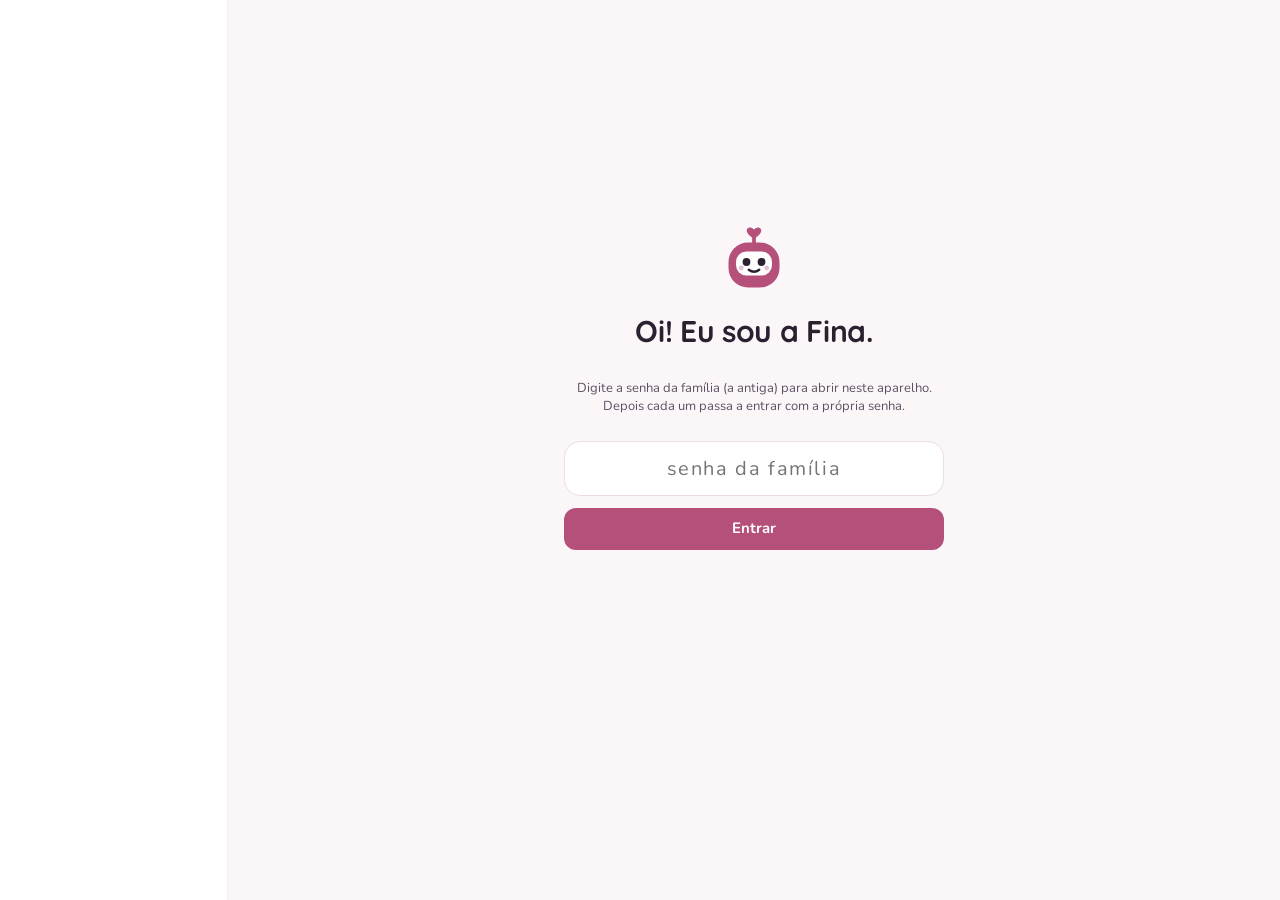
<file: index.html>
<!doctype html>
<html lang="pt-BR">
<head>
<meta charset="utf-8">
<meta name="viewport" content="width=device-width,initial-scale=1,viewport-fit=cover">
<title>Fina · Finanças da Casa</title>
<meta name="description" content="Assistente de finanças da família Assis">
<meta name="theme-color" content="#FBF7F9">
<link rel="manifest" href="manifest.webmanifest">
<link rel="icon" href="icone-192.png">
<link rel="apple-touch-icon" href="icone-192.png">
<link rel="preconnect" href="https://fonts.googleapis.com">
<link rel="stylesheet" href="https://fonts.googleapis.com/css2?family=Quicksand:wght@400;600;700&family=Nunito:wght@400;600;700&display=swap">
<link rel="stylesheet" href="estilo.css?v=24">
<style>:root{padding-top:env(safe-area-inset-top,0px);padding-bottom:env(safe-area-inset-bottom,0px)} body{margin:0} img{max-width:100%} [hidden]{display:none!important}</style>
</head>
<body>
<div class="app" id="app">
  <nav class="rail" id="rail" aria-label="Seções"></nav>
  <main class="main"><div class="wrap" id="view"><div class="card"><p class="sub">Abrindo a Fina…</p></div></div></main>
  <nav class="tabbar" id="tabbar" aria-label="Seções"></nav>
</div>
<input type="file" id="filePick" accept="image/*,application/pdf,.ofx,.csv,text/csv" multiple hidden>
<input type="file" id="avatarPick" accept="image/*" hidden>
<div id="modalRoot"></div>
<script src="app.js?v=24"></script>
</body>
</html>
</file>
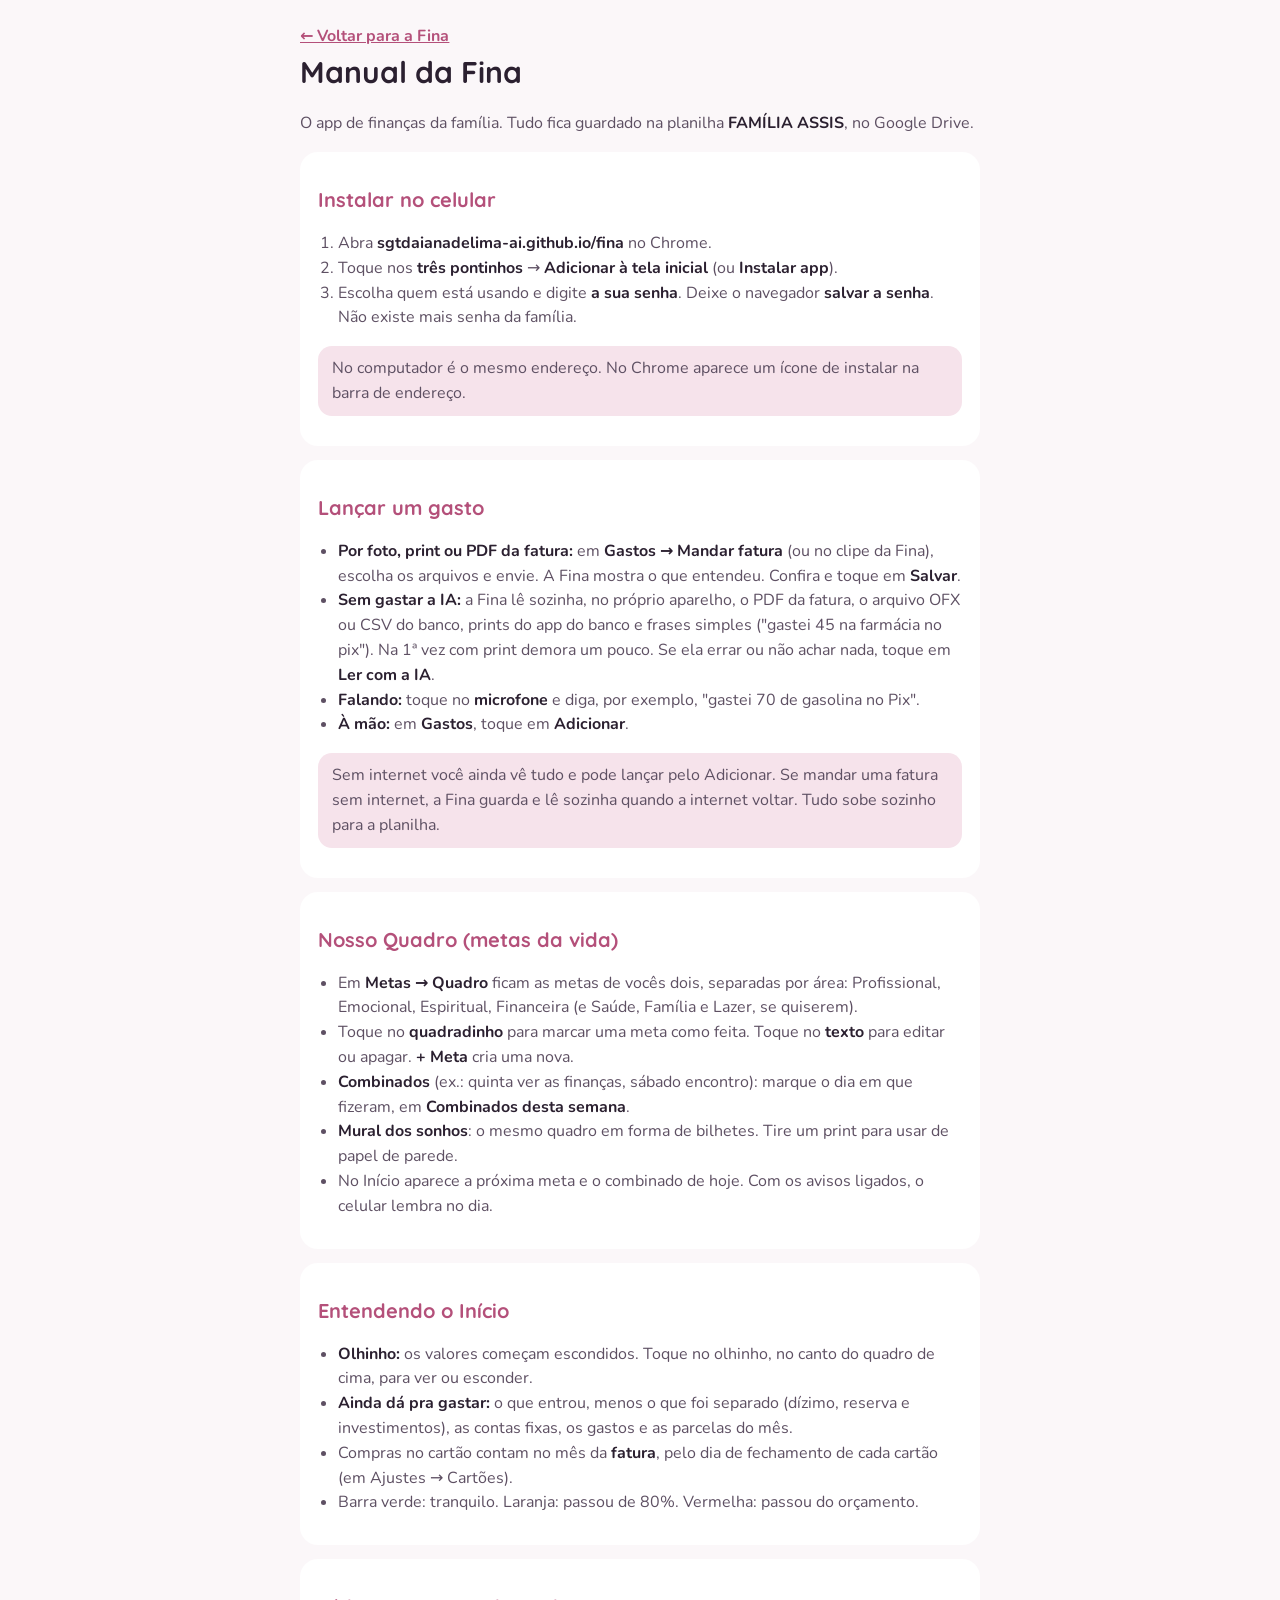
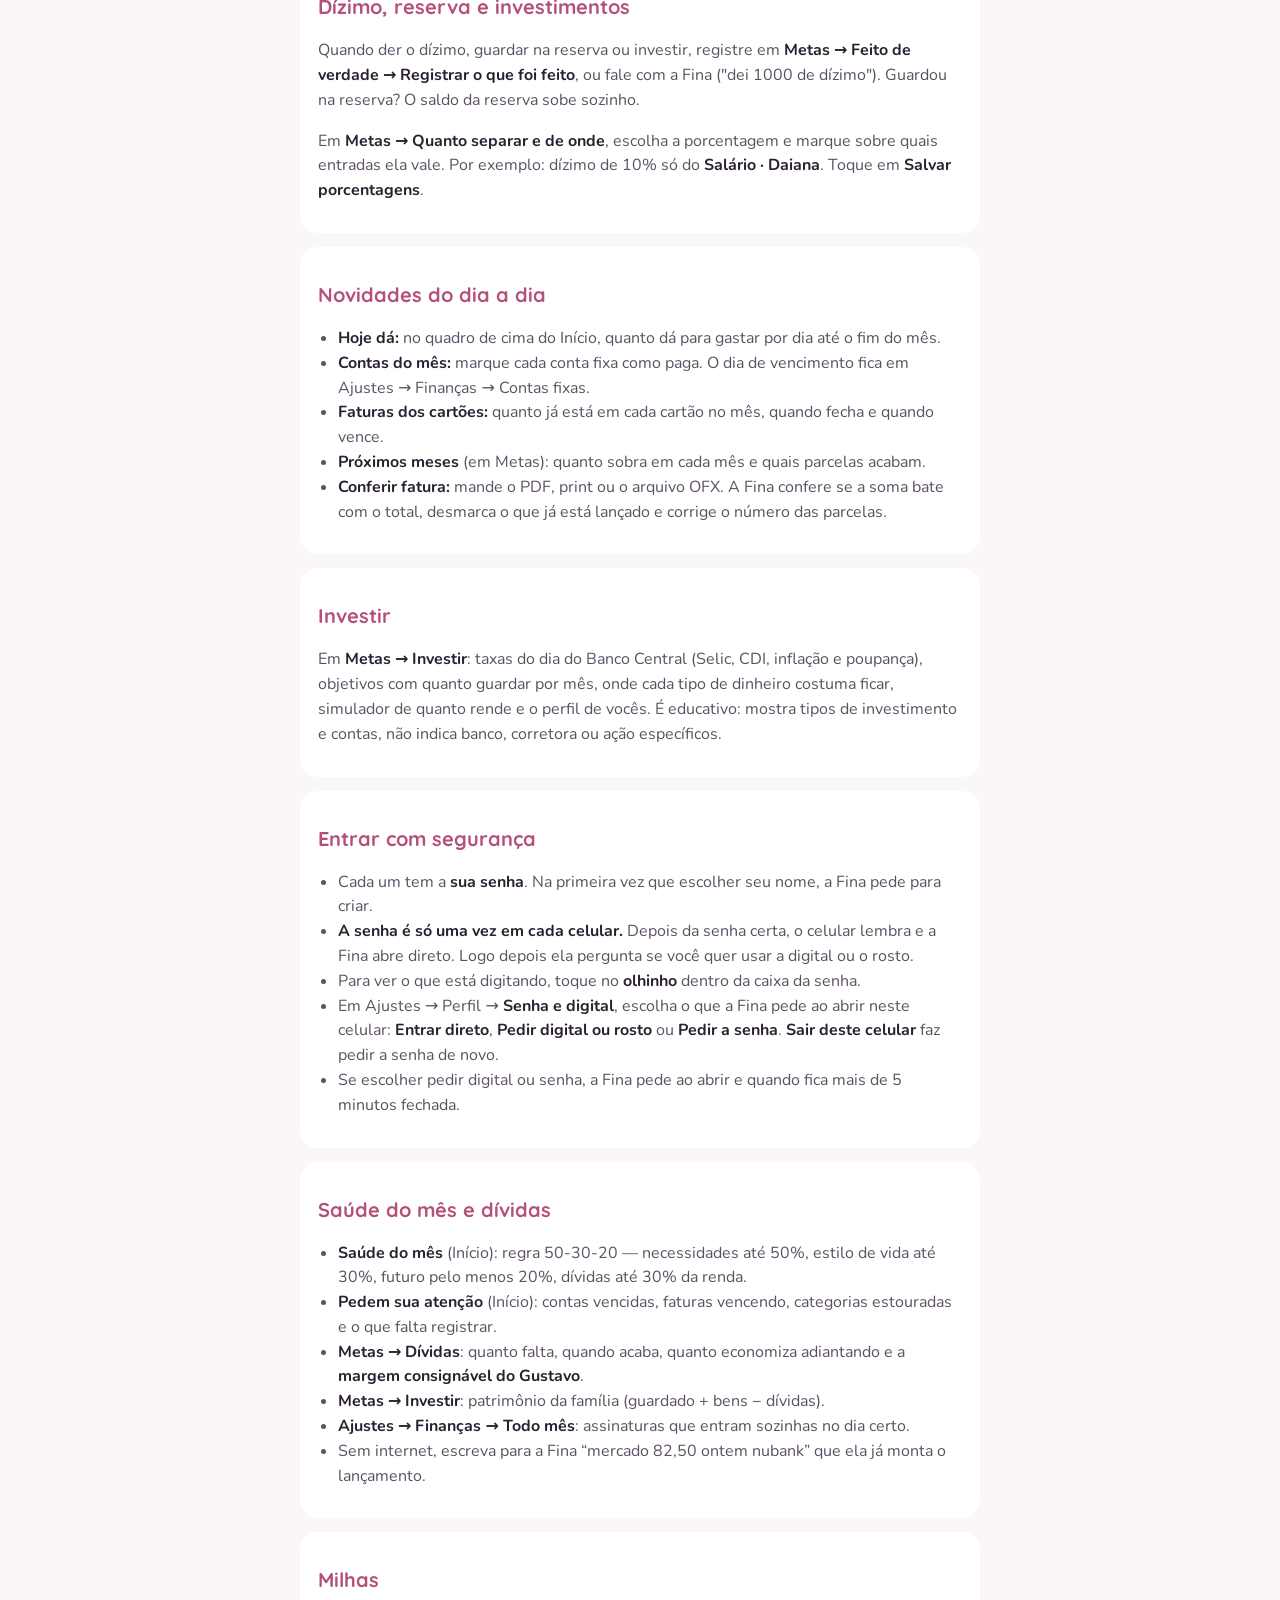
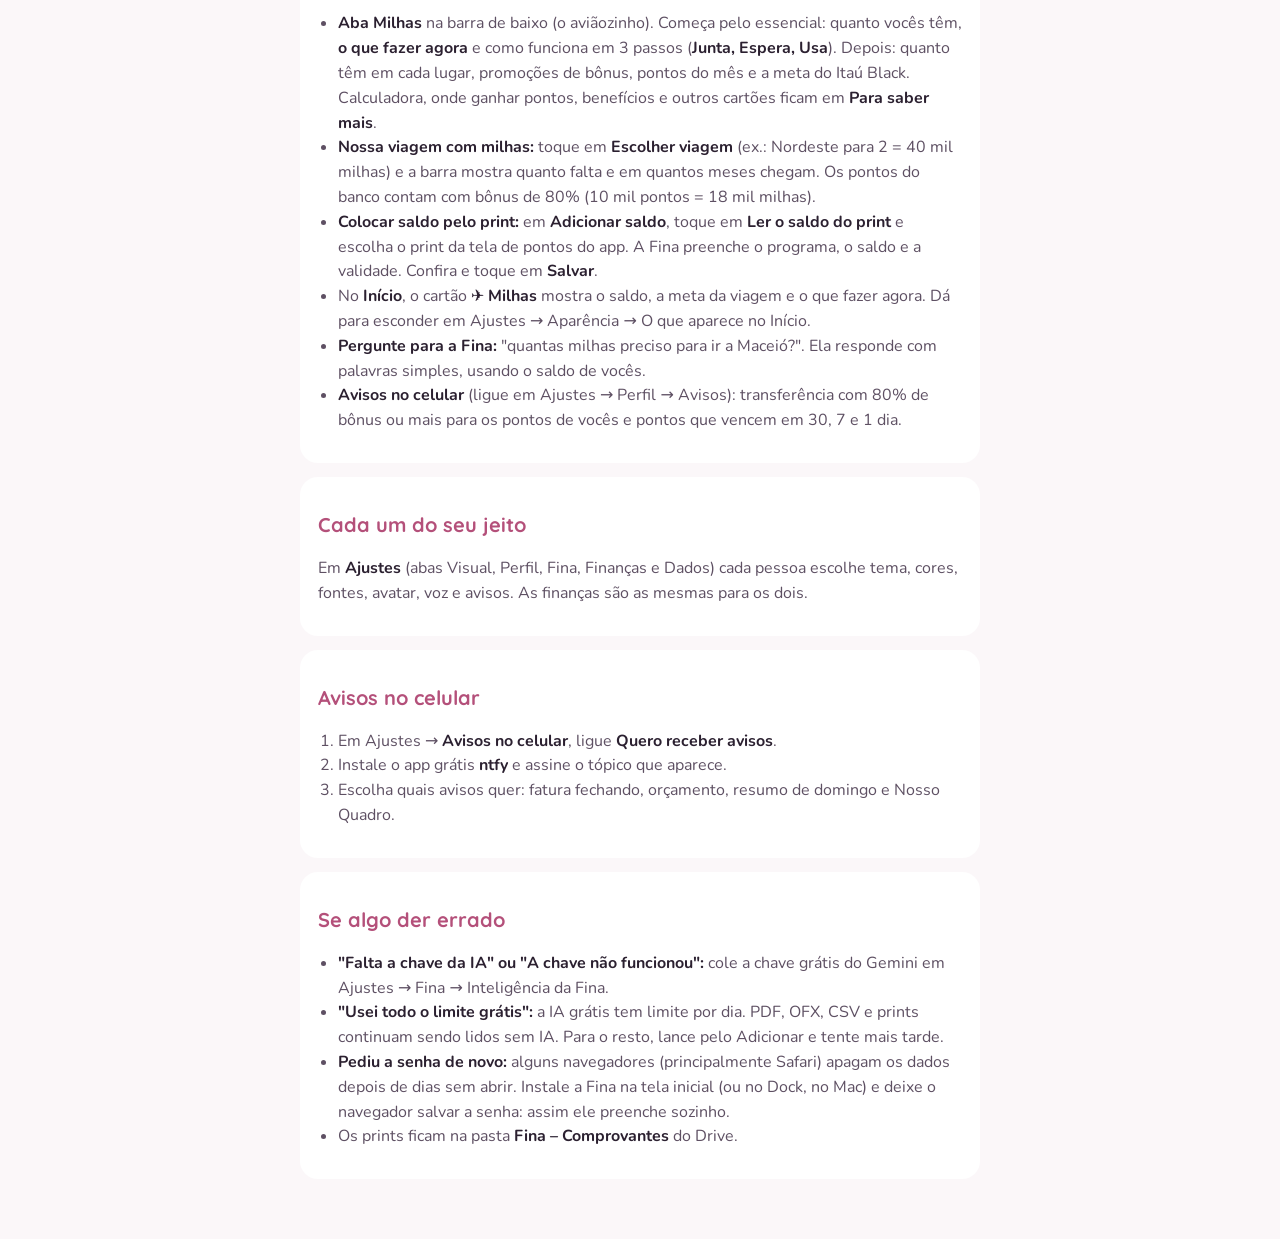
<file: manual.html>
<!doctype html>
<html lang="pt-BR">
<head>
<meta charset="utf-8">
<meta name="viewport" content="width=device-width,initial-scale=1,viewport-fit=cover">
<title>Manual da Fina</title>
<link rel="stylesheet" href="https://fonts.googleapis.com/css2?family=Quicksand:wght@600;700&family=Nunito:wght@400;600;700&display=swap">
<style>
:root{--bg:#FBF7F9;--surface:#fff;--ink:#2B2030;--ink2:#5E5063;--accent:#B4507A;--soft:#F6E3EB}
@media (prefers-color-scheme: dark){:root{--bg:#171217;--surface:#211A21;--ink:#F3EAF0;--ink2:#C8B8C3;--accent:#E58AB0;--soft:#3B2431;color-scheme:dark}}
body{margin:0;background:var(--bg);color:var(--ink);font:16px/1.55 "Nunito",system-ui,sans-serif}
main{max-width:680px;margin:0 auto;padding:24px max(16px,env(safe-area-inset-right)) 60px max(16px,env(safe-area-inset-left))}
h1,h2{font-family:"Quicksand",system-ui,sans-serif;text-wrap:balance}
h1{font-size:30px;margin:0 0 4px}h2{font-size:20px;margin:28px 0 8px;color:var(--accent)}
section{background:var(--surface);border-radius:18px;padding:4px 18px 14px;margin-top:14px}
p,li{color:var(--ink2)} b{color:var(--ink)} ol,ul{padding-left:20px}
a{color:var(--accent);font-weight:700}
.tip{background:var(--soft);border-radius:14px;padding:10px 14px}
</style>
</head>
<body><main>
<a href="./">← Voltar para a Fina</a>
<h1>Manual da Fina</h1>
<p>O app de finanças da família. Tudo fica guardado na planilha <b>FAMÍLIA ASSIS</b>, no Google Drive.</p>

<section><h2>Instalar no celular</h2>
<ol><li>Abra <b>sgtdaianadelima-ai.github.io/fina</b> no Chrome.</li>
<li>Toque nos <b>três pontinhos</b> → <b>Adicionar à tela inicial</b> (ou <b>Instalar app</b>).</li>
<li>Escolha quem está usando e digite <b>a sua senha</b>. Deixe o navegador <b>salvar a senha</b>. Não existe mais senha da família.</li></ol>
<p class="tip">No computador é o mesmo endereço. No Chrome aparece um ícone de instalar na barra de endereço.</p></section>

<section><h2>Lançar um gasto</h2>
<ul><li><b>Por foto, print ou PDF da fatura:</b> em <b>Gastos → Mandar fatura</b> (ou no clipe da Fina), escolha os arquivos e envie. A Fina mostra o que entendeu. Confira e toque em <b>Salvar</b>.</li>
<li><b>Sem gastar a IA:</b> a Fina lê sozinha, no próprio aparelho, o PDF da fatura, o arquivo OFX ou CSV do banco, prints do app do banco e frases simples ("gastei 45 na farmácia no pix"). Na 1ª vez com print demora um pouco. Se ela errar ou não achar nada, toque em <b>Ler com a IA</b>.</li>
<li><b>Falando:</b> toque no <b>microfone</b> e diga, por exemplo, "gastei 70 de gasolina no Pix".</li>
<li><b>À mão:</b> em <b>Gastos</b>, toque em <b>Adicionar</b>.</li></ul>
<p class="tip">Sem internet você ainda vê tudo e pode lançar pelo Adicionar. Se mandar uma fatura sem internet, a Fina guarda e lê sozinha quando a internet voltar. Tudo sobe sozinho para a planilha.</p></section>

<section><h2>Nosso Quadro (metas da vida)</h2>
<ul><li>Em <b>Metas → Quadro</b> ficam as metas de vocês dois, separadas por área: Profissional, Emocional, Espiritual, Financeira (e Saúde, Família e Lazer, se quiserem).</li>
<li>Toque no <b>quadradinho</b> para marcar uma meta como feita. Toque no <b>texto</b> para editar ou apagar. <b>+ Meta</b> cria uma nova.</li>
<li><b>Combinados</b> (ex.: quinta ver as finanças, sábado encontro): marque o dia em que fizeram, em <b>Combinados desta semana</b>.</li>
<li><b>Mural dos sonhos</b>: o mesmo quadro em forma de bilhetes. Tire um print para usar de papel de parede.</li>
<li>No Início aparece a próxima meta e o combinado de hoje. Com os avisos ligados, o celular lembra no dia.</li></ul></section>

<section><h2>Entendendo o Início</h2>
<ul><li><b>Olhinho:</b> os valores começam escondidos. Toque no olhinho, no canto do quadro de cima, para ver ou esconder.</li><li><b>Ainda dá pra gastar:</b> o que entrou, menos o que foi separado (dízimo, reserva e investimentos), as contas fixas, os gastos e as parcelas do mês.</li>
<li>Compras no cartão contam no mês da <b>fatura</b>, pelo dia de fechamento de cada cartão (em Ajustes → Cartões).</li>
<li>Barra verde: tranquilo. Laranja: passou de 80%. Vermelha: passou do orçamento.</li></ul></section>

<section><h2>Dízimo, reserva e investimentos</h2>
<p>Quando der o dízimo, guardar na reserva ou investir, registre em <b>Metas → Feito de verdade → Registrar o que foi feito</b>, ou fale com a Fina ("dei 1000 de dízimo"). Guardou na reserva? O saldo da reserva sobe sozinho.</p>
<p>Em <b>Metas → Quanto separar e de onde</b>, escolha a porcentagem e marque sobre quais entradas ela vale. Por exemplo: dízimo de 10% só do <b>Salário · Daiana</b>. Toque em <b>Salvar porcentagens</b>.</p></section>

<section><h2>Novidades do dia a dia</h2>
<ul><li><b>Hoje dá:</b> no quadro de cima do Início, quanto dá para gastar por dia até o fim do mês.</li>
<li><b>Contas do mês:</b> marque cada conta fixa como paga. O dia de vencimento fica em Ajustes → Finanças → Contas fixas.</li>
<li><b>Faturas dos cartões:</b> quanto já está em cada cartão no mês, quando fecha e quando vence.</li>
<li><b>Próximos meses</b> (em Metas): quanto sobra em cada mês e quais parcelas acabam.</li>
<li><b>Conferir fatura:</b> mande o PDF, print ou o arquivo OFX. A Fina confere se a soma bate com o total, desmarca o que já está lançado e corrige o número das parcelas.</li></ul></section>

<section><h2>Investir</h2>
<p>Em <b>Metas → Investir</b>: taxas do dia do Banco Central (Selic, CDI, inflação e poupança), objetivos com quanto guardar por mês, onde cada tipo de dinheiro costuma ficar, simulador de quanto rende e o perfil de vocês. É educativo: mostra tipos de investimento e contas, não indica banco, corretora ou ação específicos.</p></section>

<section><h2>Entrar com segurança</h2>
<ul><li>Cada um tem a <b>sua senha</b>. Na primeira vez que escolher seu nome, a Fina pede para criar.</li>
<li><b>A senha é só uma vez em cada celular.</b> Depois da senha certa, o celular lembra e a Fina abre direto. Logo depois ela pergunta se você quer usar a digital ou o rosto.</li>
<li>Para ver o que está digitando, toque no <b>olhinho</b> dentro da caixa da senha.</li>
<li>Em Ajustes → Perfil → <b>Senha e digital</b>, escolha o que a Fina pede ao abrir neste celular: <b>Entrar direto</b>, <b>Pedir digital ou rosto</b> ou <b>Pedir a senha</b>. <b>Sair deste celular</b> faz pedir a senha de novo.</li>
<li>Se escolher pedir digital ou senha, a Fina pede ao abrir e quando fica mais de 5 minutos fechada.</li></ul></section>

<section><h2>Saúde do mês e dívidas</h2>
<ul><li><b>Saúde do mês</b> (Início): regra 50-30-20 — necessidades até 50%, estilo de vida até 30%, futuro pelo menos 20%, dívidas até 30% da renda.</li>
<li><b>Pedem sua atenção</b> (Início): contas vencidas, faturas vencendo, categorias estouradas e o que falta registrar.</li>
<li><b>Metas → Dívidas</b>: quanto falta, quando acaba, quanto economiza adiantando e a <b>margem consignável do Gustavo</b>.</li>
<li><b>Metas → Investir</b>: patrimônio da família (guardado + bens − dívidas).</li>
<li><b>Ajustes → Finanças → Todo mês</b>: assinaturas que entram sozinhas no dia certo.</li>
<li>Sem internet, escreva para a Fina “mercado 82,50 ontem nubank” que ela já monta o lançamento.</li></ul></section>

<section><h2>Milhas</h2>
<ul><li><b>Aba Milhas</b> na barra de baixo (o aviãozinho). Começa pelo essencial: quanto vocês têm, <b>o que fazer agora</b> e como funciona em 3 passos (<b>Junta, Espera, Usa</b>). Depois: quanto têm em cada lugar, promoções de bônus, pontos do mês e a meta do Itaú Black. Calculadora, onde ganhar pontos, benefícios e outros cartões ficam em <b>Para saber mais</b>.</li>
<li><b>Nossa viagem com milhas:</b> toque em <b>Escolher viagem</b> (ex.: Nordeste para 2 = 40 mil milhas) e a barra mostra quanto falta e em quantos meses chegam. Os pontos do banco contam com bônus de 80% (10 mil pontos = 18 mil milhas).</li>
<li><b>Colocar saldo pelo print:</b> em <b>Adicionar saldo</b>, toque em <b>Ler o saldo do print</b> e escolha o print da tela de pontos do app. A Fina preenche o programa, o saldo e a validade. Confira e toque em <b>Salvar</b>.</li>
<li>No <b>Início</b>, o cartão <b>✈️ Milhas</b> mostra o saldo, a meta da viagem e o que fazer agora. Dá para esconder em Ajustes → Aparência → O que aparece no Início.</li>
<li><b>Pergunte para a Fina:</b> "quantas milhas preciso para ir a Maceió?". Ela responde com palavras simples, usando o saldo de vocês.</li>
<li><b>Avisos no celular</b> (ligue em Ajustes → Perfil → Avisos): transferência com 80% de bônus ou mais para os pontos de vocês e pontos que vencem em 30, 7 e 1 dia.</li></ul></section>

<section><h2>Cada um do seu jeito</h2>
<p>Em <b>Ajustes</b> (abas Visual, Perfil, Fina, Finanças e Dados) cada pessoa escolhe tema, cores, fontes, avatar, voz e avisos. As finanças são as mesmas para os dois.</p></section>

<section><h2>Avisos no celular</h2>
<ol><li>Em Ajustes → <b>Avisos no celular</b>, ligue <b>Quero receber avisos</b>.</li>
<li>Instale o app grátis <b>ntfy</b> e assine o tópico que aparece.</li>
<li>Escolha quais avisos quer: fatura fechando, orçamento, resumo de domingo e Nosso Quadro.</li></ol></section>

<section><h2>Se algo der errado</h2>
<ul><li><b>"Falta a chave da IA" ou "A chave não funcionou":</b> cole a chave grátis do Gemini em Ajustes → Fina → Inteligência da Fina.</li>
<li><b>"Usei todo o limite grátis":</b> a IA grátis tem limite por dia. PDF, OFX, CSV e prints continuam sendo lidos sem IA. Para o resto, lance pelo Adicionar e tente mais tarde.</li>
<li><b>Pediu a senha de novo:</b> alguns navegadores (principalmente Safari) apagam os dados depois de dias sem abrir. Instale a Fina na tela inicial (ou no Dock, no Mac) e deixe o navegador salvar a senha: assim ele preenche sozinho.</li>
<li>Os prints ficam na pasta <b>Fina – Comprovantes</b> do Drive.</li></ul></section>
</main></body></html>
</file>
<file: estilo.css>
/* Layout: app de uma coluna no celular (barra de abas embaixo); no computador, trilho de navegação à esquerda e conteúdo até 1080px. */
:root{
  --bg:#FBF7F9; --surface:#FFFFFF; --surface-2:#F5EDF1; --line:#EADDE4;
  --ink:#2B2030; --ink-2:#5E5063; --ink-3:#93859A;
  --accent:#B4507A; --accent-ink:#FFFFFF; --accent-soft:#F6E3EB;
  --gold:#D49A3A; --gold-soft:#F8ECD6;
  --bad:#C94A3D; --bad-soft:#F8DEDA; --ok:#3E8E5E;
  --track:#EFE4EA;
  --f-display:"Quicksand", "Avenir Next", system-ui, sans-serif;
  --f-body:"Nunito", "Segoe UI", system-ui, sans-serif;
  --fs:15px;
  --r-lg:22px; --r-md:16px; --r-sm:10px;
  --card-border:1px solid transparent;
  --card-shadow:none;
  --shadow:0 1px 2px rgba(43,32,48,.05), 0 10px 30px rgba(43,32,48,.06);
}
@media (prefers-color-scheme: dark){:root:not([data-theme="light"]){
  --bg:#171217; --surface:#211A21; --surface-2:#2A212A; --line:#3A2E39;
  --ink:#F3EAF0; --ink-2:#C8B8C3; --ink-3:#8F7F8B;
  --accent:#E58AB0; --accent-ink:#2B1220; --accent-soft:#3B2431;
  --gold:#E9B45A; --gold-soft:#3A2D16; --bad:#F08576; --bad-soft:#3E201D; --ok:#7FCB98; --track:#332832;
  --shadow:0 1px 2px rgba(0,0,0,.3), 0 10px 30px rgba(0,0,0,.25); color-scheme:dark}}
:root[data-theme="dark"]{
  --bg:#171217; --surface:#211A21; --surface-2:#2A212A; --line:#3A2E39;
  --ink:#F3EAF0; --ink-2:#C8B8C3; --ink-3:#8F7F8B;
  --accent:#E58AB0; --accent-ink:#2B1220; --accent-soft:#3B2431;
  --gold:#E9B45A; --gold-soft:#3A2D16; --bad:#F08576; --bad-soft:#3E201D; --ok:#7FCB98; --track:#332832;
  --shadow:0 1px 2px rgba(0,0,0,.3), 0 10px 30px rgba(0,0,0,.25); color-scheme:dark}

html,body{height:100%}
body{background:var(--bg);color:var(--ink);font-family:var(--f-body);font-size:var(--fs);transition:background .3s;line-height:1.45;-webkit-font-smoothing:antialiased}
body::before{content:"";position:fixed;inset:0 0 auto;height:env(safe-area-inset-top,0px);z-index:30;background:var(--bg)}
*{box-sizing:border-box}
button,input,select,textarea{font:inherit;color:inherit}
button{cursor:pointer}
:focus-visible{outline:2px solid var(--accent);outline-offset:2px;border-radius:6px}
.num{font-variant-numeric:tabular-nums}
h1,h2,h3{font-family:var(--f-display);margin:0;text-wrap:balance;letter-spacing:-.01em}

.app{display:flex;min-height:100%}
.rail{display:none}
.main{flex:1;min-width:0;overflow-x:clip;padding-left:max(16px,env(safe-area-inset-left,0px));padding-right:max(16px,env(safe-area-inset-right,0px));padding-block:14px 110px}
.wrap{max-width:1080px;margin:0 auto;display:grid;grid-template-columns:minmax(0,1fr);gap:16px}
.wrap > *, .card, .settings > *, .grid2 > *{min-width:0}

/* barra inferior (celular) */
.tabbar{position:fixed;left:0;right:0;bottom:0;z-index:20;background:color-mix(in srgb,var(--surface) 92%,transparent);backdrop-filter:blur(12px);border-top:1px solid var(--line);
  padding:8px max(12px,env(safe-area-inset-right,0px)) calc(8px + env(safe-area-inset-bottom,0px)) max(12px,env(safe-area-inset-left,0px));display:grid;grid-template-columns:repeat(6,1fr);align-items:end}
.tab{background:none;border:0;display:grid;justify-items:center;gap:2px;font-size:11px;font-weight:600;color:var(--ink-3);padding:4px 0}
.tab svg{width:22px;height:22px}
.tab[aria-current="page"]{color:var(--accent)}
.tab.fab{margin-top:-26px}
.tab.fab .bubble{width:58px;height:58px;border-radius:20px;background:var(--accent);color:var(--accent-ink);display:grid;place-items:center;box-shadow:var(--shadow)}
.tab.fab .bubble svg{width:34px;height:34px}

@media (min-width:900px){
  .tabbar{display:none}
  .rail{display:flex;flex-direction:column;gap:6px;width:228px;flex:none;padding:22px 14px;border-right:1px solid var(--surface-2);position:sticky;top:0;height:100vh;background:var(--surface)}
  .rail .brand{display:flex;align-items:center;gap:10px;padding:4px 8px 18px}
  .rail .brand b{font-family:var(--f-display);font-size:20px}
  .rail button{display:flex;align-items:center;gap:12px;border:0;background:none;padding:10px 12px;border-radius:12px;font-weight:600;color:var(--ink-2);text-align:left}
  .rail button svg{width:20px;height:20px}
  .rail button[aria-current="page"]{background:var(--accent-soft);color:var(--ink)}
  .main{padding-block:28px 40px}
}

/* topo */
.top{display:flex;align-items:center;justify-content:space-between;gap:12px;flex-wrap:wrap}
.hello{display:grid}
.hello small{color:var(--ink-3);font-weight:600;font-size:12px;text-transform:uppercase;letter-spacing:.08em}
.hello h1{font-size:26px}
.month{display:flex;align-items:center;gap:4px;background:var(--surface);border:var(--card-border);box-shadow:var(--card-shadow);border-radius:999px;padding:4px}
.month button{border:0;background:none;width:34px;height:34px;border-radius:50%;display:grid;place-items:center;color:var(--ink-2)}
.month button:hover{background:var(--surface-2)}
.month span{min-width:112px;text-align:center;font-weight:700}

.card{background:var(--surface);border:var(--card-border);box-shadow:var(--card-shadow);border-radius:var(--r-lg);padding:20px}
.card h2{font-size:17px}
.card .head{display:flex;justify-content:space-between;align-items:baseline;gap:10px;margin-bottom:12px}
.muted{color:var(--ink-3)}
.sub{color:var(--ink-2);font-size:13px}

/* destaque */
.hero{background:var(--accent-soft);color:var(--ink);border:0;box-shadow:none;position:relative;overflow:hidden;padding:24px}
.hero.neg{background:var(--bad-soft)}
.hero .lbl{font-weight:700;color:var(--ink-2);font-size:.9em}
.hero .big{font-family:var(--f-display);font-weight:700;font-size:clamp(40px,9vw,60px);line-height:1;margin:8px 0 14px;letter-spacing:-.02em;color:var(--accent)}
.hero.neg .big{color:var(--bad)}
.hero .meter{height:8px;border-radius:99px;background:color-mix(in srgb, var(--surface) 70%, transparent);overflow:hidden}
.hero .meter i{display:block;height:100%;background:var(--accent);border-radius:99px}
.hero.neg .meter i{background:var(--bad)}
.hero .legend{display:flex;justify-content:space-between;margin-top:10px;font-size:13px;color:var(--ink-2);gap:8px;flex-wrap:wrap}
.coin{position:absolute;right:18px;top:16px;width:46px;height:46px;opacity:.5}

.stats{display:grid;grid-template-columns:repeat(4,minmax(0,1fr));gap:12px}
.stat{background:var(--surface);border:var(--card-border);box-shadow:var(--card-shadow);border-radius:var(--r-md);padding:14px;min-width:0}
.stat small{display:block;color:var(--ink-3);font-weight:600;font-size:12px}
.stat b{display:block;font-family:var(--f-display);font-size:22px;margin-top:4px}
.stat span{font-size:12px;color:var(--ink-2)}
@media (max-width:860px){.stats{grid-template-columns:1fr 1fr}}

.chips{display:flex;gap:8px;flex-wrap:wrap}
.chip{display:inline-flex;align-items:center;gap:6px;border-radius:999px;padding:5px 11px;font-size:13px;font-weight:600;background:var(--surface-2);color:var(--ink-2);border:0}
.chip.bad{background:var(--bad-soft);color:var(--bad)}
.chip.warn{background:var(--gold-soft);color:var(--gold)}
.chip.ok{background:var(--accent-soft);color:var(--accent)}

.grid2{display:grid;grid-template-columns:minmax(0,1.4fr) minmax(0,1fr);gap:16px}
@media (max-width:899px){.grid2{grid-template-columns:1fr}}

.cats{display:grid;gap:14px}
.cat{display:grid;gap:6px}
.cat .row{display:flex;justify-content:space-between;gap:8px;font-size:14px}
.cat .row b{font-weight:600}
.bar{height:8px;border-radius:99px;background:var(--track);overflow:hidden}
.bar i{display:block;height:100%;border-radius:99px;background:var(--accent)}
.bar i.warn{background:var(--gold)} .bar i.bad{background:var(--bad)}

.split{display:grid;gap:10px}
.split .line{display:flex;justify-content:space-between;gap:10px;font-size:14px}
.closings{display:grid;gap:8px}
.closing{display:flex;justify-content:space-between;align-items:center;gap:8px;font-size:14px;padding:8px 0;border-bottom:1px dashed var(--line)}
.closing:last-child{border:0}

.quick{display:grid;grid-template-columns:1fr 1fr;gap:12px}
.qbtn{display:flex;align-items:center;gap:12px;border:var(--card-border);box-shadow:var(--card-shadow);background:var(--surface);border-radius:var(--r-md);padding:14px;font-weight:700;text-align:left}
.qbtn svg{width:26px;height:26px;color:var(--accent);flex:none}
.qbtn small{display:block;font-weight:500;color:var(--ink-3);font-size:12px}

/* listas */
.seg{display:inline-flex;background:var(--surface-2);border-radius:999px;padding:4px;gap:2px}
.seg button{border:0;background:none;border-radius:999px;padding:7px 14px;font-weight:700;color:var(--ink-2)}
.seg button[aria-pressed="true"]{background:var(--surface);color:var(--ink);box-shadow:var(--shadow)}
.toolbar{display:flex;gap:10px;align-items:center;justify-content:space-between;flex-wrap:wrap}
.btn{border:0;border-radius:12px;padding:10px 16px;font-weight:700;background:var(--accent);color:var(--accent-ink);display:inline-flex;align-items:center;gap:8px}
.btn.ghost{background:var(--surface-2);color:var(--ink)}
.btn.danger{background:var(--bad-soft);color:var(--bad)}
.btn:disabled{opacity:.5;cursor:default}
.btn svg{width:18px;height:18px}
.day{font-size:12px;font-weight:700;color:var(--ink-3);text-transform:uppercase;letter-spacing:.06em;margin:14px 0 4px}
.item{display:flex;align-items:center;gap:12px;padding:10px 6px;border-radius:12px;width:100%;border:0;background:none;text-align:left}
.item:hover{background:var(--surface-2)}
.dot{width:36px;height:36px;border-radius:12px;display:grid;place-items:center;flex:none;font-family:var(--f-display);font-weight:800;font-size:14px}
.item .t{flex:1;min-width:0}
.item .t b{display:block;font-weight:600;white-space:nowrap;overflow:hidden;text-overflow:ellipsis}
.item .t span{font-size:12px;color:var(--ink-3)}
.item .v{font-weight:700;white-space:nowrap}
.item .v.neg{color:var(--ok)}
.empty{text-align:center;padding:30px 10px;color:var(--ink-3)}
.filters{display:flex;gap:8px;flex-wrap:wrap}
.filters select{border:1px solid var(--line);background:var(--surface);border-radius:10px;padding:7px 10px}
.total{display:flex;justify-content:space-between;font-weight:700;padding-top:10px;border-top:1px solid var(--line);margin-top:8px}

/* assistente */
.chatwrap{display:grid;grid-template-columns:minmax(0,1fr);grid-template-rows:auto 1fr auto;gap:12px;min-height:calc(100dvh - 150px)}
@media (min-width:900px){.chatwrap{min-height:calc(100dvh - 70px)}}
.bot-head{display:flex;align-items:center;gap:12px;justify-content:space-between;flex-wrap:wrap;min-width:0}
.bot-id{display:flex;align-items:center;gap:12px}
.bot-id h1{font-size:22px}
.toggle{display:flex;align-items:center;gap:8px;font-size:13px;font-weight:600;color:var(--ink-2);background:var(--surface);border:1px solid var(--line);padding:6px 10px;border-radius:999px}
.toggle input{accent-color:var(--accent);width:18px;height:18px}
.msgs{display:flex;flex-direction:column;align-items:flex-start;gap:12px;overflow-y:auto;padding:4px 2px;min-width:0}
.msg{width:fit-content;max-width:min(620px,92%);display:grid;gap:8px;min-width:0}
.msg:has(.proposal){width:min(620px,100%)}
.msg.me{align-self:flex-end}
.msg .b{padding:11px 14px;border-radius:18px;white-space:pre-wrap;overflow-wrap:break-word;word-break:normal;min-width:0}
.msg.me .b{background:var(--accent);color:var(--accent-ink);border-bottom-right-radius:6px}
.msg.bot .b{background:var(--surface);border:var(--card-border);box-shadow:var(--card-shadow);border-bottom-left-radius:6px}
.msg .meta{display:flex;gap:8px;align-items:center;font-size:12px;color:var(--ink-3)}
.speak{border:0;background:var(--surface-2);border-radius:999px;padding:4px 10px;font-size:12px;font-weight:700;color:var(--ink-2);display:inline-flex;gap:6px;align-items:center}
.speak svg{width:14px;height:14px}
.thumbs{display:flex;gap:6px;flex-wrap:wrap}
.thumbs img{width:64px;height:64px;object-fit:cover;border-radius:10px;border:1px solid var(--line)}
.proposal{background:var(--surface);border:var(--card-border);box-shadow:var(--card-shadow);border-radius:18px;padding:12px;display:grid;gap:10px}
.prop{display:grid;grid-template-columns:repeat(6,minmax(0,1fr));gap:8px;padding:10px;border-radius:12px;background:var(--surface-2);position:relative}
.prop.off{opacity:.45}
.prop .kind{grid-column:1/-1;display:flex;justify-content:space-between;align-items:center;font-size:12px;font-weight:700;color:var(--ink-2);gap:8px}
.prop label{display:grid;gap:2px;font-size:11px;font-weight:600;color:var(--ink-3);min-width:0}
.prop input,.prop select{width:100%;min-width:0;border:1px solid var(--line);background:var(--surface);border-radius:8px;padding:6px 8px;font-size:14px;color:var(--ink)}
.c2{grid-column:span 2}.c3{grid-column:span 3}.c6{grid-column:1/-1}
@media (max-width:560px){.prop .c2{grid-column:span 3}.prop .c3{grid-column:1/-1}}
.warnline{grid-column:1/-1;font-size:12px;font-weight:600;color:var(--gold)}
.composer{position:sticky;bottom:calc(84px + env(safe-area-inset-bottom,0px));background:var(--surface);border:1px solid var(--line);border-radius:22px;padding:8px;display:grid;gap:6px;box-shadow:var(--shadow)}
@media (min-width:900px){.composer{bottom:16px}}
.composer .row{display:flex;gap:6px;align-items:flex-end;min-width:0}
.composer textarea{flex:1;min-width:0;width:0;border:0;background:none;resize:none;padding:9px 6px;max-height:140px;outline:none;font-size:16px}
.iconbtn{width:42px;height:42px;border-radius:14px;border:0;background:var(--surface-2);display:grid;place-items:center;color:var(--ink-2);flex:none}
.iconbtn svg{width:22px;height:22px}
.iconbtn.send{background:var(--accent);color:var(--accent-ink)}
.iconbtn.rec{background:var(--bad);color:#fff}
.pending-imgs{display:flex;gap:6px;flex-wrap:wrap;padding:0 4px}
.pending-imgs .pi{position:relative}
.pending-imgs img{width:54px;height:54px;object-fit:cover;border-radius:10px}
.pending-imgs button{position:absolute;top:-6px;right:-6px;width:22px;height:22px;border-radius:50%;border:0;background:var(--ink);color:var(--bg);font-size:13px;line-height:1}
.hint{font-size:12px;color:var(--ink-3);padding:0 6px}
.suggest{display:flex;gap:8px;flex-wrap:wrap}
.suggest button{border:1px solid var(--line);background:var(--surface);border-radius:999px;padding:7px 12px;font-size:13px;font-weight:600;color:var(--ink-2)}

/* robô */
.botsvg{width:46px;height:46px;flex:none}
.botsvg .eye{animation:blink 5s infinite;transform-origin:center;transform-box:fill-box}
.botsvg .ant{transform-origin:50% 100%;transform-box:fill-box}
.thinking .botsvg .ant{animation:pulse .9s infinite}
.speaking .botsvg .mouth{animation:talk .35s infinite alternate;transform-origin:center;transform-box:fill-box}
.botsvg .ant{animation:beat 2.4s infinite}
@keyframes beat{0%,70%,100%{transform:scale(1)}80%{transform:scale(1.15)}}
@keyframes blink{0%,94%,100%{transform:scaleY(1)}96%{transform:scaleY(.1)}}
@keyframes pulse{50%{opacity:.35}}
@keyframes talk{to{transform:scaleY(2.2)}}
@media (prefers-reduced-motion:reduce){.botsvg *{animation:none!important}}

/* ajustes */
.form{display:grid;gap:10px}
.frow{display:grid;grid-template-columns:minmax(0,1fr) minmax(0,120px) 40px;gap:8px;align-items:center}
.frow.c3x{grid-template-columns:minmax(0,1fr) minmax(0,72px) minmax(0,72px) 40px}
.form input,.form select,.form textarea{width:100%;border:1px solid var(--line);background:var(--surface);border-radius:10px;padding:9px 10px;min-width:0}
.form textarea{min-height:90px;resize:vertical}
.flabel{font-size:12px;font-weight:700;color:var(--ink-3);text-transform:uppercase;letter-spacing:.06em}
.x{border:0;background:var(--surface-2);border-radius:10px;height:40px;color:var(--ink-3)}
.settings{display:grid;grid-template-columns:repeat(auto-fit,minmax(min(100%,340px),1fr));gap:16px;align-items:start}

/* temas */
.themes{display:grid;grid-template-columns:repeat(auto-fill,minmax(140px,1fr));gap:10px}
.theme{border:2px solid transparent;border-radius:var(--r-md);padding:12px;display:grid;gap:8px;text-align:left;cursor:pointer}
.theme[aria-pressed="true"]{border-color:var(--ink)}
.theme .sw{display:flex;gap:4px}
.theme .sw i{width:18px;height:18px;border-radius:50%;display:block;border:1px solid rgba(0,0,0,.08)}
.theme b{font-size:15px}
.swatches{display:flex;gap:8px;flex-wrap:wrap;align-items:center}
.swatches button{width:30px;height:30px;border-radius:50%;border:2px solid var(--surface);box-shadow:0 0 0 1px var(--line)}
.swatches button[aria-pressed="true"]{box-shadow:0 0 0 2px var(--ink)}
.swatches input[type=color]{width:36px;height:32px;border:0;background:none;padding:0}
.checks{display:grid;grid-template-columns:1fr 1fr;gap:6px}
.checks label{display:flex;gap:8px;align-items:center;font-size:14px}
.checks input{accent-color:var(--accent);width:18px;height:18px}
.preview{border-radius:var(--r-md);padding:14px;background:var(--accent-soft)}
.preview b{font-family:var(--f-display);font-size:28px;color:var(--accent)}

/* quem está usando */
.who{min-height:70dvh;display:grid;place-items:center;text-align:center}
.who-in{display:grid;justify-items:center;gap:12px;max-width:520px}
.who-in .botsvg{width:72px;height:72px}
.who h1{font-size:30px}
.people{display:flex;gap:16px;flex-wrap:wrap;justify-content:center;margin-top:10px}
.person{border:0;background:var(--surface);box-shadow:var(--shadow);border-radius:var(--r-lg);padding:22px 26px;display:grid;justify-items:center;gap:8px;min-width:150px}

.person b{font-size:18px}.person small{color:var(--ink-3)}
.me-btn{display:inline-flex;align-items:center;gap:8px;border:0;background:var(--surface-2);border-radius:999px;padding:5px 12px 5px 5px;font-weight:700;color:var(--ink-2)}


/* avatar */
.av{border-radius:50%;display:grid;place-items:center;color:#fff;font-family:var(--f-display);font-weight:700;overflow:hidden;flex:none;background:var(--accent)}
.av img{width:100%;height:100%;object-fit:cover}
.emojis{display:grid;grid-template-columns:repeat(auto-fill,minmax(44px,1fr));gap:6px}
.emojis button{height:44px;border-radius:12px;border:0;background:var(--surface-2);font-size:22px}
.emojis button[aria-pressed="true"]{box-shadow:0 0 0 2px var(--accent)}
.avrow{display:flex;gap:14px;align-items:center;flex-wrap:wrap}

/* modal */
.overlay{position:fixed;inset:0;background:rgba(10,18,14,.45);z-index:40;display:grid;place-items:end center;padding:16px max(16px,env(safe-area-inset-right,0px)) calc(16px + env(safe-area-inset-bottom,0px)) max(16px,env(safe-area-inset-left,0px))}
@media (min-width:700px){.overlay{place-items:center}}
.sheet{background:var(--surface);border-radius:22px;padding:18px;width:min(520px,100%);max-height:88dvh;overflow:auto;display:grid;gap:12px}
.sheet .fgrid{display:grid;grid-template-columns:1fr 1fr;gap:10px}
.sheet label{display:grid;gap:4px;font-size:12px;font-weight:700;color:var(--ink-3)}
.sheet input,.sheet select{border:1px solid var(--line);background:var(--surface);border-radius:10px;padding:9px 10px;width:100%;min-width:0;color:var(--ink)}
.sheet .full{grid-column:1/-1}
.sheet .acts{display:flex;gap:8px;justify-content:space-between;flex-wrap:wrap}
.toast{position:fixed;left:50%;transform:translateX(-50%);bottom:calc(96px + env(safe-area-inset-bottom,0px));background:var(--ink);color:var(--bg);padding:10px 16px;border-radius:12px;font-weight:600;z-index:50;max-width:calc(100% - 32px)}
@media (min-width:900px){.toast{bottom:24px}}
.banner{background:var(--gold-soft);color:var(--ink);border-radius:14px;padding:12px 14px;font-size:14px}

/* entrada com código */
.gate{min-height:80dvh;display:grid;place-items:center;text-align:center}
.gate-in{display:grid;gap:12px;justify-items:center;max-width:380px;width:100%}
.gate-in .botsvg{width:72px;height:72px}
.gate-in input{width:100%;text-align:center;font-size:20px;letter-spacing:.08em;border:1px solid var(--line);background:var(--surface);border-radius:var(--r-md);padding:12px}
.net{font-size:12px;font-weight:700;border-radius:999px;padding:4px 10px;background:var(--gold-soft);color:var(--gold)}
.net.ok{background:var(--accent-soft);color:var(--accent)}
.code{font-family:ui-monospace,Menlo,monospace;background:var(--surface-2);padding:2px 6px;border-radius:6px;user-select:all}
.steps{margin:0;padding-left:18px;display:grid;gap:6px;font-size:14px}
/* metas: de quais entradas sai cada porcentagem */
.meta-bloco{display:grid;gap:8px;padding-block:10px;border-top:1px solid var(--line)}
.meta-bloco:first-of-type{border-top:0}
.fontes{display:flex;flex-wrap:wrap;gap:6px}
.fonte{position:relative;display:inline-flex;align-items:center;gap:6px;border-radius:999px;padding:6px 12px 6px 10px;font-size:13px;font-weight:600;background:var(--surface-2);color:var(--ink-2);cursor:pointer;border:1.5px solid transparent}
.fonte input{width:16px;height:16px;margin:0;accent-color:var(--accent);flex:none}
.fonte:has(input:checked){background:var(--accent-soft);color:var(--accent);border-color:color-mix(in srgb,var(--accent) 35%,transparent)}
.fonte input:focus-visible{outline:2px solid var(--accent);outline-offset:2px}
/* ajustes em abas */
.aj-abas{display:flex;width:100%;max-width:100%;overflow-x:auto;scrollbar-width:none;margin-bottom:14px}
.aj-abas::-webkit-scrollbar{display:none}
.aj-abas button{flex:1 0 auto;white-space:nowrap}
.pi .pdf{display:grid;place-items:center;width:100%;height:100%;font-weight:800;font-size:13px;color:var(--accent);background:var(--accent-soft)}
@media (max-width:420px){.aj-abas button{padding:7px 11px}}
/* Início: olhinho e cartões coloridos */
.olho{position:absolute;right:14px;top:14px;width:42px;height:42px;border-radius:50%;border:0;display:grid;place-items:center;background:color-mix(in srgb,var(--surface) 70%,transparent);color:var(--ink-2);cursor:pointer}
.olho svg{width:22px;height:22px}
.olho:focus-visible{outline:2px solid var(--accent);outline-offset:2px}
.stat{--tom:var(--accent)}
.stat.s-entrou{--tom:#2E9E6B}.stat.s-sep{--tom:#5B7FD6}.stat.s-fixas{--tom:#C98A1E}.stat.s-gasto{--tom:#D2557E}
.stats .stat{background:color-mix(in srgb,var(--tom) 11%,var(--surface));border:0;box-shadow:none}
.stats .stat small{color:color-mix(in srgb,var(--tom) 80%,var(--ink))}
.stats .stat b{color:color-mix(in srgb,var(--tom) 70%,var(--ink))}
/* blocos que abrem e fecham */
.dobra{border-radius:var(--r-md,14px);background:var(--surface-2)}
.dobra summary{list-style:none;display:flex;align-items:center;justify-content:space-between;gap:10px;padding:10px 14px;cursor:pointer;font-size:14px;font-weight:600;color:var(--ink-2)}
.dobra summary::-webkit-details-marker{display:none}
.dobra summary span{min-width:0;overflow:hidden;text-overflow:ellipsis;white-space:nowrap}
.dobra .seta{width:18px;height:18px;flex:none;transition:transform .2s}
.dobra[open] .seta{transform:rotate(90deg)}
.dobra-in{padding:0 12px 12px;display:grid;gap:8px}
.dobra summary:focus-visible{outline:2px solid var(--accent);outline-offset:2px;border-radius:inherit}
@media (prefers-reduced-motion:reduce){.dobra .seta{transition:none}}
.dobra .fonte{background:var(--surface)}
/* metas: o que foi feito de verdade */
.feito-linha{display:grid;gap:6px;padding-block:4px}
.feito-mini{display:block;font-size:11px;font-weight:600;text-align:right}
/* início: hoje dá, contas do mês */
.hero .hoje{margin:-6px 0 12px;font-size:14px;color:var(--ink-2)}
.hero .hoje b{color:var(--ink)}
.contas{display:grid;gap:2px}
.conta{display:grid;grid-template-columns:22px minmax(0,1fr) auto;gap:10px;align-items:center;padding:8px 4px;border-bottom:1px solid var(--line);cursor:pointer}
.conta:last-child{border-bottom:0}
.conta input{width:20px;height:20px;accent-color:var(--accent);margin:0}
.conta .t{display:grid;min-width:0}
.conta .t b{font-size:14px;overflow:hidden;text-overflow:ellipsis;white-space:nowrap}
.conta .t small{font-size:12px;color:var(--ink-3)}
.conta .t small.warn{color:var(--gold)} .conta .t small.bad{color:var(--bad)}
.conta.paga .t b{text-decoration:line-through;color:var(--ink-3)}
.closing small{font-weight:500}
/* conferência da fatura */
.conferencia{border-radius:12px;padding:10px 12px;font-size:13px;line-height:1.45;margin-bottom:8px;background:var(--gold-soft);color:var(--ink)}
.conferencia.ok{background:var(--accent-soft)}
.warnline.ok{color:var(--ink-2);background:var(--surface-2)}
/* próximos meses */
.futuro{display:grid;gap:14px;margin-top:6px}
.fmes{display:grid;gap:5px}
.fmes .neg{color:var(--bad)}
.fbar{display:flex;height:10px;border-radius:99px;overflow:hidden;background:var(--surface-2)}
.fbar i,.lg{display:block;height:100%}
.lg{width:10px;height:10px;border-radius:3px}
.c1{background:var(--line)} .c2{background:var(--ink-3)} .c3{background:var(--gold)} .c4{background:var(--accent)}
/* investir */
.taxas{display:grid;grid-template-columns:repeat(4,minmax(0,1fr));gap:10px;margin-bottom:8px}
.taxas div{background:var(--surface-2);border-radius:12px;padding:10px;display:grid;gap:2px;min-width:0}
.taxas small{font-size:11px;color:var(--ink-3);font-weight:600}
.taxas b{font-family:var(--f-display);font-size:20px}
.taxas span{font-size:11px;color:var(--ink-3)}
@media (max-width:560px){.taxas{grid-template-columns:1fr 1fr}}
.objs{display:grid;gap:14px;margin-bottom:10px}
.obj{display:grid;gap:6px}
.obj-head{all:unset;display:flex;justify-content:space-between;gap:10px;cursor:pointer;flex-wrap:wrap}
.obj-head:focus-visible{outline:2px solid var(--accent);outline-offset:2px;border-radius:6px}
.simin{display:grid;grid-template-columns:repeat(3,minmax(0,1fr));gap:8px;margin-bottom:10px}
.simin label{display:grid;gap:4px;font-size:12px;color:var(--ink-2);font-weight:600}
@media (max-width:480px){.simin{grid-template-columns:1fr 1fr}.simin label:last-child{grid-column:1/-1}}
.simres{display:grid;gap:6px}
.simrow{display:flex;justify-content:space-between;gap:10px;padding:10px 12px;border-radius:12px;background:var(--surface-2)}
.simrow span{display:grid;gap:2px;min-width:0}
.simrow span:last-child{text-align:right}
.simrow.top{background:var(--accent-soft)}
.pq{border:0;padding:0;margin:0 0 10px;display:grid;gap:6px}
.pq legend{font-weight:700;font-size:14px;margin-bottom:4px}
.pq label{display:flex;gap:8px;align-items:center;font-size:14px}
.pq input{accent-color:var(--accent)}
.guia{margin:0;padding-left:18px;display:grid;gap:6px;font-size:14px;color:var(--ink-2)}
.fmes .line{display:flex;justify-content:space-between;gap:10px;align-items:baseline}
/* login de cada pessoa */
.login{display:grid;gap:10px;justify-items:center;max-width:340px;margin:0 auto}
.login input{width:100%}
.login .btn{width:100%}
/* saúde do mês */
.saude{display:grid;gap:8px;margin-bottom:8px}
.sl{display:flex;justify-content:space-between;align-items:center;gap:10px;padding:10px 12px;border-radius:12px;background:var(--surface-2)}
.sl span:first-child{display:grid;gap:2px;min-width:0}
.sl small{font-size:12px;color:var(--ink-3)}
.sl .num{font-family:var(--f-display);font-size:20px;font-weight:700}
.sl.bom .num{color:var(--ok)} .sl.alerta .num{color:var(--gold)} .sl.risco .num{color:var(--bad)}
/* pedem sua atenção */
.atencao{display:grid;gap:8px}
.at{display:flex;justify-content:space-between;align-items:center;gap:10px;padding:10px 12px;border-radius:12px;background:var(--surface-2);border-left:4px solid var(--ink-3)}
.at span{display:grid;gap:2px;min-width:0}
.at small{font-size:12px;color:var(--ink-2)}
.at.risco{border-left-color:var(--bad)} .at.alerta{border-left-color:var(--gold)} .at.dado{border-left-color:var(--accent)}
.at .btn{padding:8px 12px;font-size:13px;flex:none}
.neg{color:var(--bad)}
/* milhas */
.promo{display:flex;gap:10px;align-items:flex-start;padding:10px 12px;border-radius:12px;background:var(--surface-2);text-decoration:none;color:var(--ink);margin-bottom:6px}
.promo .pct{flex:none;min-width:52px;text-align:center;font:700 16px var(--f-display);padding:6px 8px;border-radius:10px;background:var(--surface);color:var(--ink-2)}
.promo.top .pct{background:var(--accent);color:var(--accent-ink)}
.promo .t{display:grid;gap:2px;min-width:0}
.promo .t b{font-size:14px;line-height:1.35}
.promo small{font-size:12px;color:var(--ink-3)}
.veredito{border-radius:12px;padding:10px 12px;font-size:14px;line-height:1.45;background:var(--surface-2);border-left:4px solid var(--ink-3)}
.veredito.bom{border-left-color:var(--ok);background:var(--accent-soft)} .veredito.alerta{border-left-color:var(--gold);background:var(--gold-soft)} .veredito.risco{border-left-color:var(--bad);background:var(--bad-soft)}
.parc,.novo{display:flex;justify-content:space-between;gap:10px;align-items:center;padding:9px 0;border-bottom:1px solid var(--line)}
.parc:last-child,.novo:last-child{border-bottom:0}
.parc span:first-child,.novo span:first-child{display:grid;gap:2px;min-width:0}
.parc small,.novo small{font-size:12px;color:var(--ink-2);line-height:1.4}
.tag{flex:none;font-size:12px;font-weight:700;padding:4px 10px;border-radius:99px;background:var(--surface-2)}
.tag.bom{background:var(--accent-soft);color:var(--ok)} .tag.alerta{background:var(--gold-soft);color:var(--gold)} .tag.risco{background:var(--bad-soft);color:var(--bad)}

/* ---------- Nosso Quadro (Metas → Quadro) ---------- */
.mv-chips .chip{cursor:pointer}
.mv-chips .chip[aria-pressed="true"]{background:var(--ink);color:var(--bg)}
.mv-dot{display:inline-block;width:10px;height:10px;border-radius:50%;flex:none}
.mv-area h2{display:flex;align-items:center;gap:8px}
.mv-area .bar{margin-bottom:6px}
.mv-lista{display:grid}
.mv-item{display:flex;gap:10px;align-items:flex-start;padding:10px 0;border-top:1px solid var(--surface-2)}
.mv-item:first-child{border-top:0}
.mv-box{width:26px;height:26px;flex:none;border-radius:8px;border:2px solid var(--line);background:var(--surface);color:#fff;font-weight:900;display:grid;place-items:center;padding:0;margin-top:1px}
.mv-box[aria-pressed="true"]{background:var(--ok);border-color:var(--ok)}
.mv-txt{border:0;background:none;padding:0;text-align:left;display:grid;gap:3px;min-width:0;flex:1;color:var(--ink)}
.mv-t{font-weight:700;font-size:15px}
.mv-txt small{color:var(--ink-2);font-size:13px}
.mv-quem{font-size:11px;font-weight:800;letter-spacing:.06em;text-transform:uppercase;color:var(--ink-3)}
.mv-item.feito .mv-t{text-decoration:line-through;color:var(--ink-3)}
.mv-pills{display:flex;gap:6px;flex-wrap:wrap}
.mv-pill{font-size:12px;font-weight:800;padding:2px 9px;border-radius:999px}
.mv-prio{background:var(--gold-soft)}
.mv-prio ol{list-style:none;margin:0;padding:0;display:grid;gap:10px}
.mv-prio li{display:flex;align-items:center;gap:10px}
.mv-prio .n{width:28px;height:28px;flex:none;border-radius:9px;background:var(--gold);color:#fff;font-weight:800;display:grid;place-items:center}
.mv-habs{display:grid;gap:12px}
.mv-hab{display:grid;gap:6px;padding-bottom:10px;border-bottom:1px solid var(--surface-2)}
.mv-hab:last-child{border-bottom:0;padding-bottom:0}
.mv-week{display:flex;gap:4px;flex-wrap:wrap}
.mv-week button{min-width:32px;height:32px;border-radius:9px;border:0;background:var(--track);color:var(--ink-2);font-weight:800;font-size:12px;padding:0 6px}
.mv-week button.hoje{outline:2px solid var(--accent);outline-offset:1px}
.mv-week button.on{background:var(--ok);color:#fff}
.mv-week button:disabled{opacity:.45;cursor:default}
.mv-inicio .mv-prox{display:flex;flex-wrap:wrap;justify-content:space-between;gap:4px 10px;font-size:14px}
.mv-hoje{display:flex;gap:8px;flex-wrap:wrap;margin-top:10px}
.mv-hoje .chip{cursor:pointer}
/* mural dos sonhos: quadro de cortiça com bilhetes (bilhetes ficam claros nos dois temas, como papel) */
.mural{background:color-mix(in srgb, #C9A77C 38%, var(--bg));border-radius:var(--r-lg);padding:20px 16px;display:grid;gap:18px}
.mural-topo{text-align:center}
.mural-tit{font:700 clamp(34px,9vw,54px)/1 "Caveat","Segoe Print",cursive;color:var(--ink)}
.mural-sub{font:600 21px "Caveat","Segoe Print",cursive;color:var(--ink-2)}
.mural-sonhos{display:grid;grid-template-columns:repeat(auto-fit,minmax(140px,1fr));gap:12px}
.mural-sonho{border:0;background:var(--surface);color:var(--ink);border-radius:14px;padding:14px 10px;display:grid;gap:2px;text-align:center;transform:rotate(var(--r,0deg));box-shadow:0 8px 18px rgba(0,0,0,.12)}
.mural-sonho .ano{font:700 24px/1 "Caveat","Segoe Print",cursive;color:var(--accent)}
.mural-sonho b{font-family:var(--f-display);font-size:18px;line-height:1.15}
.mural-sonho .ok{font-size:12px;font-weight:800;color:var(--ok)}
.mural-sonho.feito{opacity:.75}
.mural-notas{display:grid;grid-template-columns:repeat(auto-fit,minmax(220px,1fr));gap:20px}
.mural-nota{position:relative;color:#2B2030;border-radius:4px;padding:22px 16px 16px;display:grid;gap:6px;align-content:start;transform:rotate(var(--r,0deg));box-shadow:0 12px 20px rgba(0,0,0,.16);min-width:0}
.mural-nota::before{content:"";position:absolute;top:-9px;left:50%;width:18px;height:18px;margin-left:-9px;border-radius:50%;background:var(--pin);box-shadow:inset -3px -3px 0 rgba(0,0,0,.2),0 2px 3px rgba(0,0,0,.3)}
.mural-nota .mural-tag{font-size:11px;font-weight:800;letter-spacing:.08em;text-transform:uppercase;opacity:.65}
.mural-nota h3{font:700 30px/1 "Caveat","Segoe Print",cursive;color:#2B2030}
.mural-nota ul{margin:0;padding-left:18px;display:grid;gap:4px;font-size:14.5px}
.mural-nota em{font-style:normal;opacity:.6;font-size:12.5px}
.mural-nota li.feito{text-decoration:line-through;opacity:.55}
.mural-pe{text-align:center;font:600 22px "Caveat","Segoe Print",cursive;color:var(--ink-2)}
@media (prefers-reduced-motion:reduce){.mural-nota,.mural-sonho{transform:none}}
/* Milhas fácil (Início e tela de milhas) */
.mi-saldo{display:flex;justify-content:space-between;align-items:flex-end;gap:10px;flex-wrap:wrap;margin-bottom:8px}
.mi-saldo small{display:block;color:var(--ink-2);font-size:13px}
.mi-saldo b{font:700 22px var(--f-display);color:var(--ink)}
.mi-passo{display:grid;gap:6px;padding:12px;border-radius:12px;background:var(--surface-2);border-left:4px solid var(--accent);margin:6px 0}
.mi-passo small{color:var(--ink-2);font-size:14px;line-height:1.4}
.mi-passo.alerta{border-left-color:var(--gold)}
.mi-passo.risco{border-left-color:var(--bad)}
.mi-passo .btn{justify-self:start;margin-top:4px}
.mi-passos{margin:4px 0 10px;padding-left:20px;display:grid;gap:8px;font-size:15px;line-height:1.45}
.mi-meta{display:grid;gap:6px;margin:6px 0 10px}
.mi-meta .line{display:flex;justify-content:space-between;gap:8px;flex-wrap:wrap}
.mi-meta .btn{justify-self:start}
.sheet label.mi-print,.mi-print{display:flex;flex-direction:row;align-items:center;justify-content:center;gap:8px;cursor:pointer;margin:4px 0;font-size:15px}
.mi-print svg{width:20px;height:20px}
/* entrada: caixa da senha com olhinho */
.login{width:100%}
.login input,.form .senha-campo input{width:100%;text-align:center;font-size:20px;letter-spacing:.08em;border:1px solid var(--line);background:var(--surface);border-radius:var(--r-md);padding:12px 48px;color:var(--ink)}
.form .senha-campo input{font-size:16px;text-align:left;padding:10px 46px 10px 12px;letter-spacing:0}
.login .btn{justify-content:center}
.senha-campo{position:relative;width:100%;margin-bottom:6px}
.olho-senha{position:absolute;right:6px;top:50%;transform:translateY(-50%);width:38px;height:38px;border:0;border-radius:10px;background:none;color:var(--ink-2);display:grid;place-items:center;cursor:pointer}
.olho-senha svg{width:22px;height:22px}
.olho-senha:focus-visible{outline:2px solid var(--accent)}
.abrir-op{display:grid;gap:8px;margin-bottom:10px}
.abrir-op .fonte span{display:grid;gap:2px;text-align:left}
.abrir-op .fonte small{color:var(--ink-2);font-size:13px;font-weight:400}
.gate-in .senha-campo input{padding:12px 48px}
.abrir-op .fonte{display:flex;border-radius:12px;padding:10px 12px;font-size:15px}
</file>
